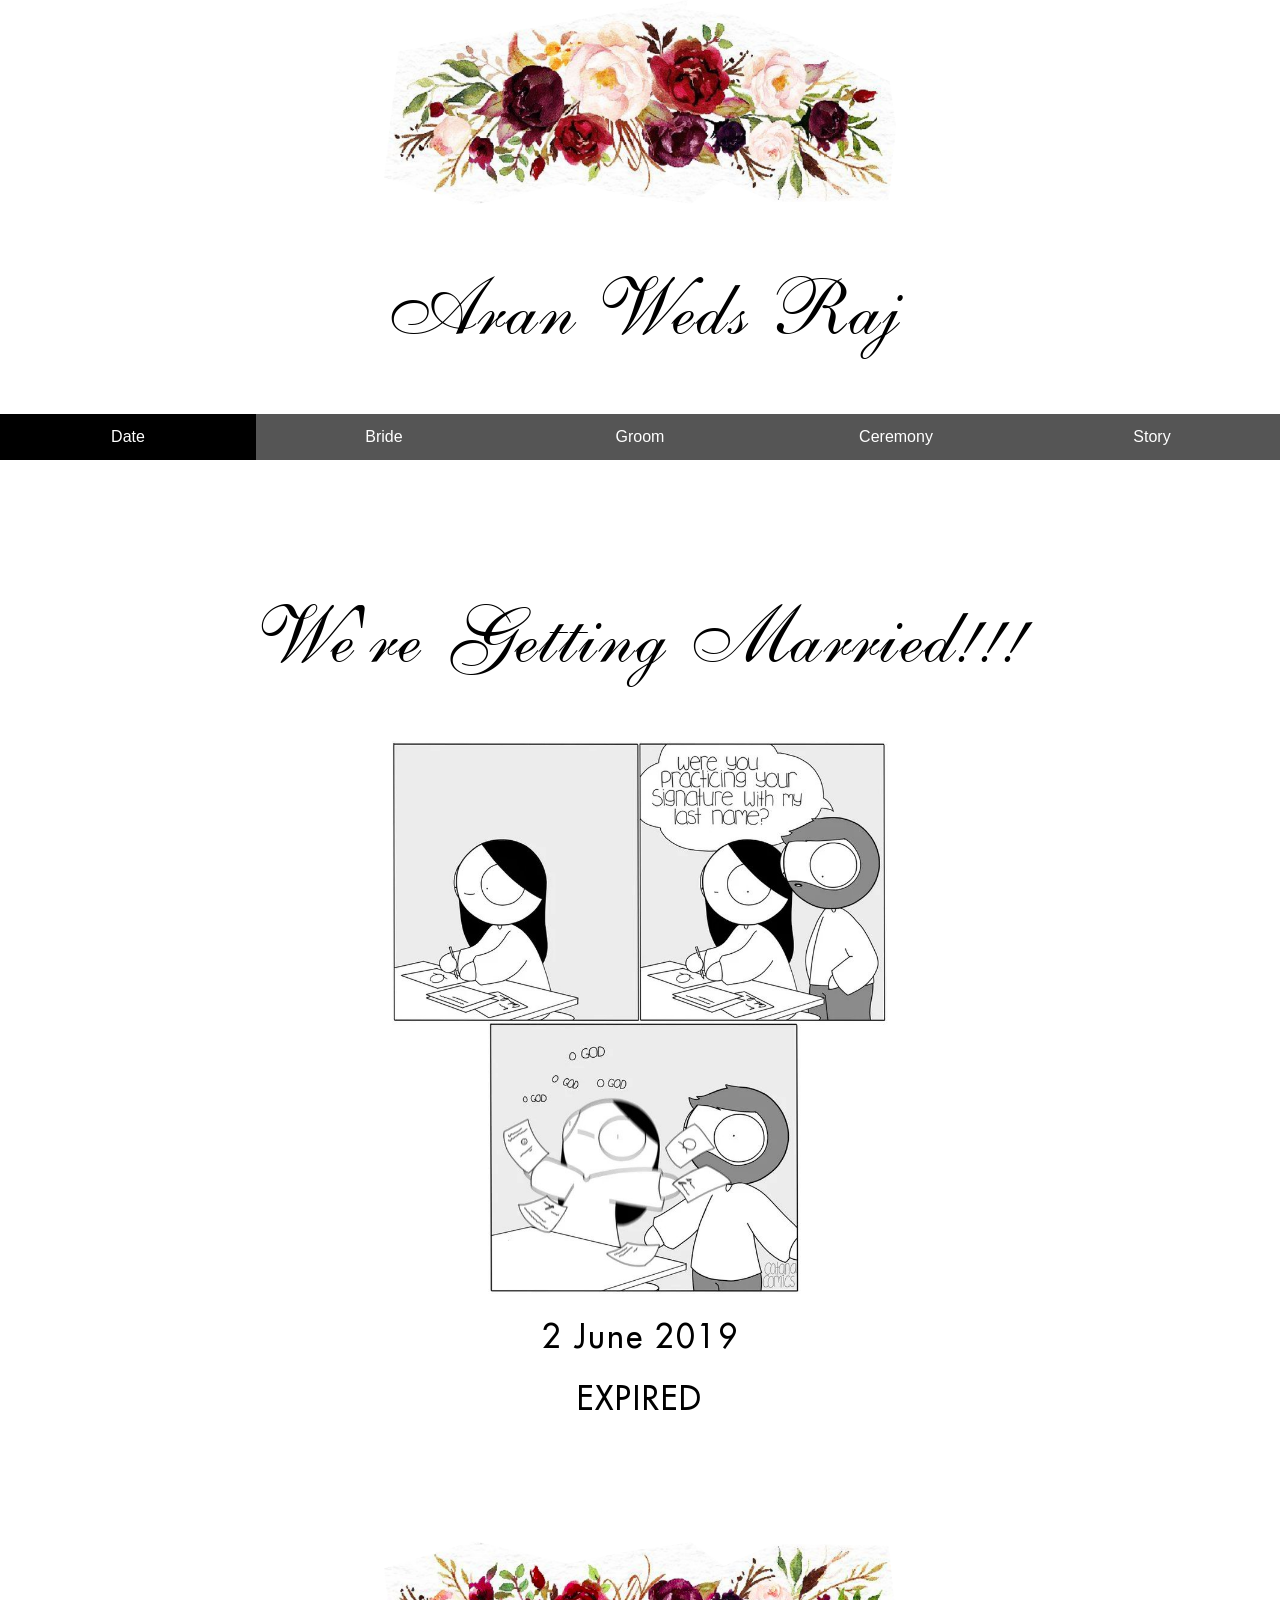
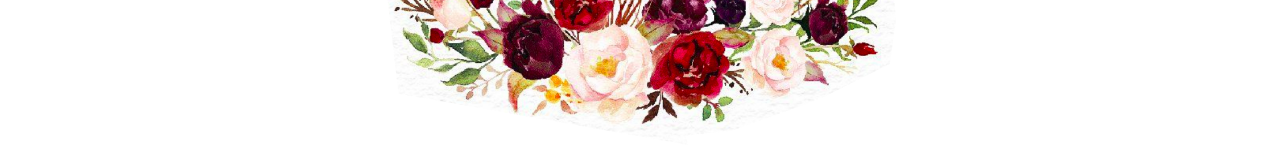
<file: index.html>
<!DOCTYPE html>
<html>
    <head>
        <link href="https://fonts.googleapis.com/css?family=Pacifico" rel="stylesheet">
        <link rel="stylesheet" href="main.css">
        <meta name="viewport" content="width=device-width, initial-scale=1.0, shrink-to-fit=no">
        <meta http-equiv="content-type" content="text/php; charset=utf-8" />
        <title>Aran Weds Raj</title>
<style>
* {box-sizing: border-box}

#Date {background-color: white;}
#Bride {background-color: white;}
#Groom {background-color: white;}
#Ceremony {background-color: white;}
#Story {background-color: white;}
</style>
</head>

<body>

      <header>
        <img src = "images/head_image.png"/>
        <h1  class="customfont1">Aran Weds Raj</h1>
      </header>


<button class="tablink" onclick="openPage('Date', this, 'black')" id="defaultOpen">Date</button>
<button class="tablink" onclick="openPage('Bride', this, 'black')">Bride</button>
<button class="tablink" onclick="openPage('Groom', this, 'black')">Groom</button>
<button class="tablink" onclick="openPage('Ceremony', this, 'black')">Ceremony</button>
<button class="tablink" onclick="openPage('Story', this, 'black')">Story</button>


<div id="Date" class="tabcontent">
            <br>
            <h1 class="customfont1">We're Getting Married!!!</h1>
            <img src = "images/std.jpg" />
            <h1 class="customfont2">2 June 2019</h1>
            <!-- Display the countdown timer in an element -->
            <h1  class="customfont2" id="demo"></h1>
</div>

<div id="Bride" class="tabcontent">
            <h1  class="customfont1"> Brides's Side </h1>
            <h1  class="customfont2"> Saturday 1 May - Sunday 2 June 2019 </h1>
            <h1  class="customfont2"> Key Places </h1>
            <iframe src="https://www.google.com/maps/d/u/0/embed?mid=1fyPNqFC1nzy4XbP0W7OoX2EgW_qG-lKO&z=10" width="640vw" height="480vw" align="middle"></iframe>
            <a href="https://drive.google.com/open?id=1fyPNqFC1nzy4XbP0W7OoX2EgW_qG-lKO&usp=sharing" align="center" target="_blank">
            <h1 class="customfont2">Map</h1>
            </a>
            <h1 class='customfont2'> Recommended hotels: </h1>
            <a href='https://www.premierinn.com/gb/en/hotels/england/west-midlands/wolverhampton/wolverhampton-city-centre.html?INNID=WOLBLU&ARRdd=22&ARRmm=04&ARRyyyy=2019&NIGHTS=1&ROOMS=1&ADULT1=2&CHILD1=0&COT1=0&INTTYP1=DB&SID=4&ISH=true&BRAND=PI&CID=GHF_GB_localuniversal_desktop_WOLBLU&gclsrc=ha&gclid=AA80Osxl-NTp97oq0oppYVdSnIycu8USxoaGDXiapSpfJ9sl5X5QUAE2SshlsUiIIqxy1Ni15PBIM2XgM6KwDgk84RtabynTv8YIKs4' align='center' target="_blank">
            <h1 class='customfont2'> Wolverhampton Premier Inn - close to town and gurdwara </h1>
            </a>
            <a href='https://www.accorhotels.com/gb/hotel-1188-novotel-wolverhampton/index.shtml' align='center' target="_blank">
            <h1 class='customfont2'> Novotel - Similar location to Premier Inn</h1>
            </a>
            <h1 class='customfont2'> There are other hotels off the motorway or in random parts of wolves,</h1> 
            <h1 class='customfont2'> The city isn't too big, the above are recommendations covering a range location, price and quality</h1>
            <h1 class='customfont2'> Not all hotels are created equally</h1>
            <h1 class='customfont2'> Uber exists in wolves, otherwise use 01902 717273 or 01902 727272</h1>
</div>

<div id="Groom" class="tabcontent">
            <h1  class="customfont1"> Groom's Side </h1>
            <!-- <img src = "images/civil.jpg"     width= "400vw"/>  -->
            <h1  class="customfont2"> Friday 31 May - Sunday 2 June 2019 </h1>
            <h1  class="customfont2"> Key Places </h1>
            <iframe src="https://www.google.com/maps/d/u/0/embed?mid=1CunT2tp8zAalbcD1Qwo5dlCDhgC2AzdA&z=10" width="640vw" height="480vw" align="middle"></iframe>
            <a href="https://drive.google.com/open?id=1CunT2tp8zAalbcD1Qwo5dlCDhgC2AzdA&usp=sharing" align="center" target="_blank">
            <h3 class="customfont2">Map</h3>
            </a>
            <h1 class='customfont2'> Recommended hotels: </h1>
            <a href="https://www.wyndhamhotels.com/en-uk/ramada/wolverhampton/ramada-resort-park-hall-wolverhampton/overview?brand_id=RA&checkInDate=5/31/2019&checkOutDate=6/3/2019&useWRPoints=false&children=0&adults=2&rooms=1&radius=25&referringBrand=RA&sessionId=1555794566" align="center" target="_blank">
            <h1 class="customfont2">Ramada Hotel - Close to Aran's with 'spa'</h1>
            </a>
            <a href='https://www.hotels-wolverhampton.com/' align='center' target="_blank">
            <h1 class='customfont2'> Goldthorn Hotel - Close to Aran's and town </h1>
            </a>
            <a href='https://www.premierinn.com/gb/en/hotels/england/west-midlands/wolverhampton/wolverhampton-city-centre.html?INNID=WOLBLU&ARRdd=22&ARRmm=04&ARRyyyy=2019&NIGHTS=1&ROOMS=1&ADULT1=2&CHILD1=0&COT1=0&INTTYP1=DB&SID=4&ISH=true&BRAND=PI&CID=GHF_GB_localuniversal_desktop_WOLBLU&gclsrc=ha&gclid=AA80Osxl-NTp97oq0oppYVdSnIycu8USxoaGDXiapSpfJ9sl5X5QUAE2SshlsUiIIqxy1Ni15PBIM2XgM6KwDgk84RtabynTv8YIKs4' align='center' target="_blank">
            <h1 class='customfont2'> Wolverhampton Premier Inn - close to town, preparty and gurdwara </h1>
            </a>
            <a href='https://www.accorhotels.com/gb/hotel-1188-novotel-wolverhampton/index.shtml' align='center' target="_blank">
            <h1 class='customfont2'> Novotel - Similar location to Premier Inn</h2>
            </a>
            <h1 class='customfont2'> There are other hotels off the motorway or in random parts of wolves,</h1> 
            <h1 class='customfont2'> The city isn't too big, the above are recommendations covering a range location, price and quality</h1>
            <h1 class='customfont2'> Not all hotels are created equally</h1>
            <h1 class='customfont2'> Uber exists in wolves, otherwise use 01902 717273 or 01902 727272</h1>
</div>




<div id="Ceremony" class="tabcontent">
  <h1  class="customfont1"> Ceremony </h1>
  <h1 class='customfont3'> Courtesy of Sodhi, your guide to a sikh wedding</h1>
  <a href='./RajUppal-AnandKaraj.pdf' align='center' target="_blank">
  <h1 class='customfont3'> The guide(not for printing)</h1>
  </a>
  <h1  class="customfont3"> The Gurdwara is an inclusive, welcoming space but there are a few rules: </h1>
  <h1 class='customfont3'>
  <ol>
  <li>You must cover your head at all times: males usually tie a coloured bandana and females usually wear a scarf over their heads. </li>
  <li>Upon entering a gurdwara remove your shoes and put them in shoe racks (you may keep your socks on).</li>
  <li>Being intoxicated and the possession of intoxicants (including cigarettes) is strictly forbidden inside the Gurdwara. </li>
  </ol>
  </h1>
  <h1 class='customfont3'> Other things to be aware of:</h1>
  <h1 class='customfont3'> 
  <ol>
  <li>When people enter the Darbar the first thing they do is pay their respects to the Guru Granth Sahib – the scriptural Guru. It contains divine revelation and the scripture in its entirety has the full status of the Guru. It will be on a throne, covered in the finest fabrics with a canopy above it. Sikhs will matha-tek – (literally ‘place forehead’ i.e. kowtow) – in front of it and make a monetary offering in the box before it. </li> 
<li>If you’re a non-Sikh, don’t worry about bowing or the monetary donation, but if you would like to do either you’re very welcome to. </li>  
<li>Like a church service, there will be a mixture of standing and seating. For most of the service, you will be seated, apart from the Ardaas. Stand when everybody else around you stands and you’ll be fine. The Ardaas lasts for between five and ten minutes. At various intervals during it the congregation will say VaheGuru – the name of God. </li>
  <li>Men and women sit on separate sides of the aisle in a Gurdwara in the West. This gender segregation stems from the colonial era and is an effect of the British trying to make Gurdwaras like churches with an altar at the back. If you go to pre-British Raj Gurdwaras in India the Guru Granth Sahib is in the centre of the Darbar with families sitting together all around it. One way of showing respect in South Asian cultures is circumambulation, which you’ll see in the main part of the wedding ceremony.</li>
  <li>You will be sitting on the floor for around an hour, if not a little longer. For this reason, it is advisable not to wear something too tight fitting. Most people sit cross-legged. In any case, you shouldn’t point your feet towards the Guru Granth Sahib at the front. </li>
  <li>At the end of the service, people will come around distributing Karah Prashad – a sweet foodstuff made of three equal parts: flour, butter and sugar. It is blessed during the final Ardaas. Individuals, while remaining seated, will cup their hands and the Prashad will be dropped into it. You should take some, though you can indicate that you only want a small amount. Karah Prashad isn’t vegan, so if you are vegan you can hand yours over to somebody else. </li>

  </ol>
  </h1>
</div>

<div id="Story" class="tabcontent">
            <img src = "images/us1.jpg"     width= "200vw"/>
            <h1  class="customfont1"> "You're the tall kingdom I surround </h2>
            <h1  class="customfont1"> Think I'd better follow you around </h2>
            <h1  class="customfont1"> You might need me more</h2>
            <h1  class="customfont1"> Than you think you will" </h2>
            <img src = "images/image1.png"   width= "200vw"/>
</div>
      <footer>
        <img src = "images/foot_image.png"/>
      </footer>
   
</body>
</html> 

<script>
function openPage(pageName,elmnt,color) {
  var i, tabcontent, tablinks;
  tabcontent = document.getElementsByClassName("tabcontent");
  for (i = 0; i < tabcontent.length; i++) {
    tabcontent[i].style.display = "none";
  }
  tablinks = document.getElementsByClassName("tablink");
  for (i = 0; i < tablinks.length; i++) {
    tablinks[i].style.backgroundColor = "";
  }
  document.getElementById(pageName).style.display = "block";
  elmnt.style.backgroundColor = color;
}

// Get the element with id="defaultOpen" and click on it
document.getElementById("defaultOpen").click();
</script>

<script>
// Set the date we're counting down to
var countDownDate = new Date("June 2, 2019 09:00:00").getTime();

// Update the count down every 1 second
var x = setInterval(function() {

  // Get todays date and time
  var now = new Date().getTime();

  // Find the distance between now an the count down date
  var distance = countDownDate - now;

  // Time calculations for days, hours, minutes and seconds
  var days = Math.floor(distance / (1000 * 60 * 60 * 24));
  var hours = Math.floor((distance % (1000 * 60 * 60 * 24)) / (1000 * 60 * 60));
  var minutes = Math.floor((distance % (1000 * 60 * 60)) / (1000 * 60));
  var seconds = Math.floor((distance % (1000 * 60)) / 1000);

  // Display the result in the element with id="demo"
  document.getElementById("demo").innerHTML = days + "d " + hours + "h "
  + minutes + "m " + seconds + "s ";

  // If the count down is finished, write some text
  if (distance < 0) {
    clearInterval(x);
    document.getElementById("demo").innerHTML = "EXPIRED";
  }
}, 1000);
</script>
</file>
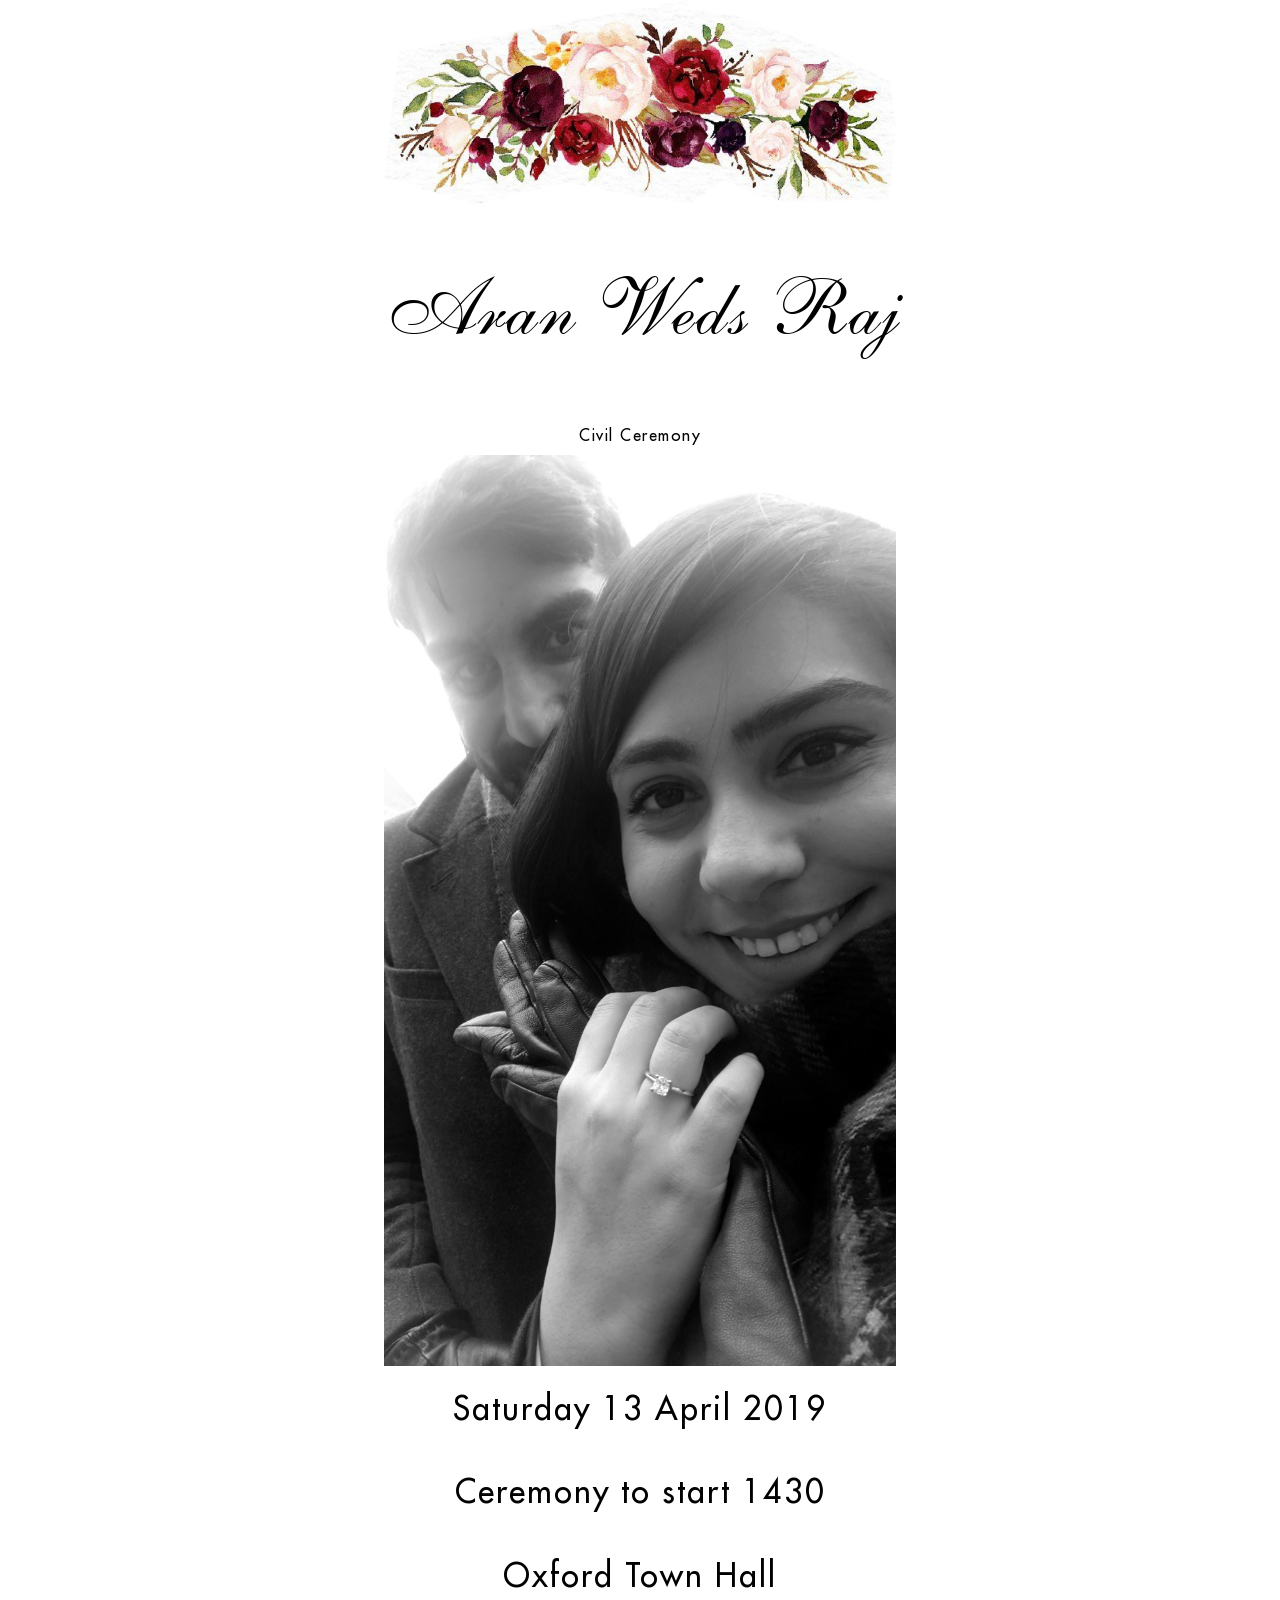
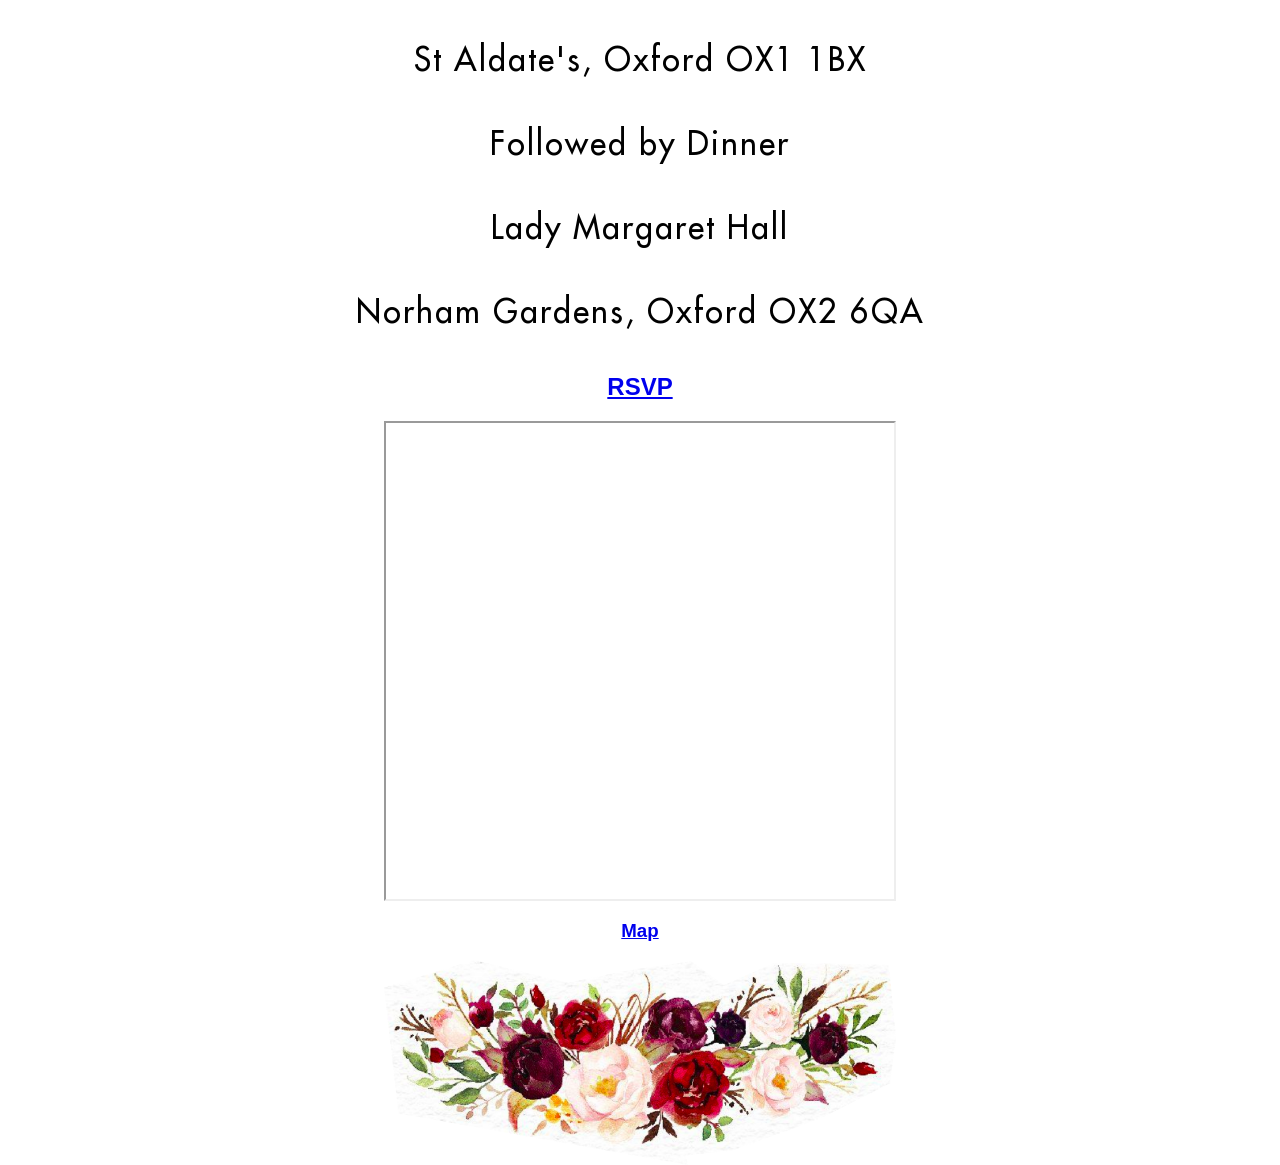
<file: civil.html>
<!DOCTYPE html>

<html class="bg2">
    <head>
            <link href="https://fonts.googleapis.com/css?family=Pacifico" rel="stylesheet">
        <link rel="stylesheet" href="main.css">
        <meta name="viewport" content="width=device-width, initial-scale=1.0, user-scalable=no"">
        <meta http-equiv="content-type" content="text/php; charset=utf-8" />
        <title>Aran Weds Raj</title>
    </head>

    <body>
      <header>
        <img src = "images/head_image.png"/>
        <h1 class="customfont1">Aran Weds Raj</h1>
      </header>
      <main>
        <div class="picture-container">
            <h1  class="customfont3"> Civil Ceremony </h1>
            <img src = "images/civil.jpg"     width= "400vw"/>
            <h1  class="customfont2"> Saturday 13 April 2019 </h1>
            <h1  class="customfont2"> Ceremony to start 1430 </h1>
            <h1  class="customfont2"> Oxford Town Hall </h1>
            <h1  class="customfont2"> St Aldate's, Oxford OX1 1BX </h1>
            <h1  class="customfont2"> Followed by Dinner </h1>
            <h1  class="customfont2"> Lady Margaret Hall</h1>
            <h1  class="customfont2"> Norham Gardens, Oxford OX2 6QA </h1>
            <a href="rsvp.html" align="center">
            <h2 class="customfont1">RSVP</h2>
            </a>
            <iframe src="https://www.google.com/maps/d/u/0/embed?mid=1R-TNU0IWk9xOLrMr3iEERFZ27U3tLJyw" width="640" height="480"></iframe>
            <a href="https://drive.google.com/open?id=1R-TNU0IWk9xOLrMr3iEERFZ27U3tLJyw&usp=sharing" align="center">
            <h3 class="customfont2">Map</h3>
            </a>
        </div>
      </main>
    </body>
    <footer>
      <img src = "images/foot_image.png"/>
    </footer>
</html>
</file>
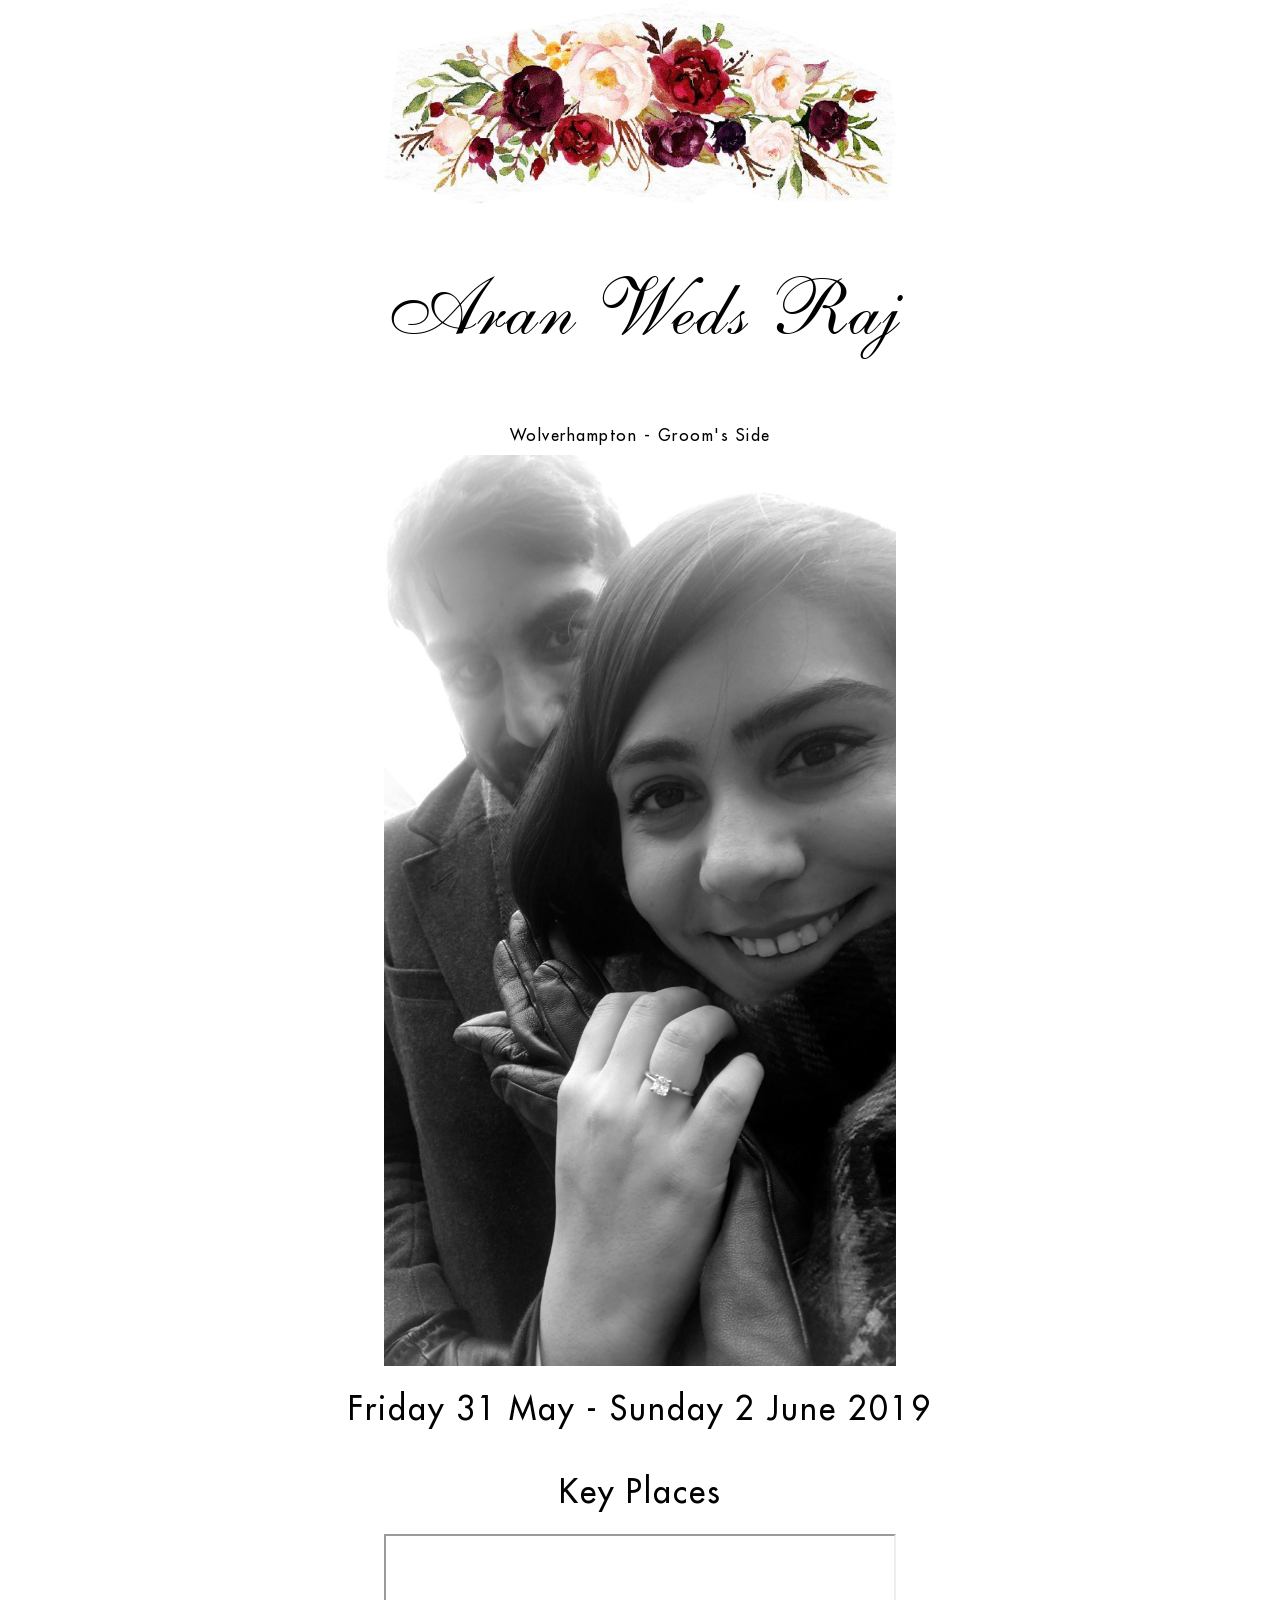
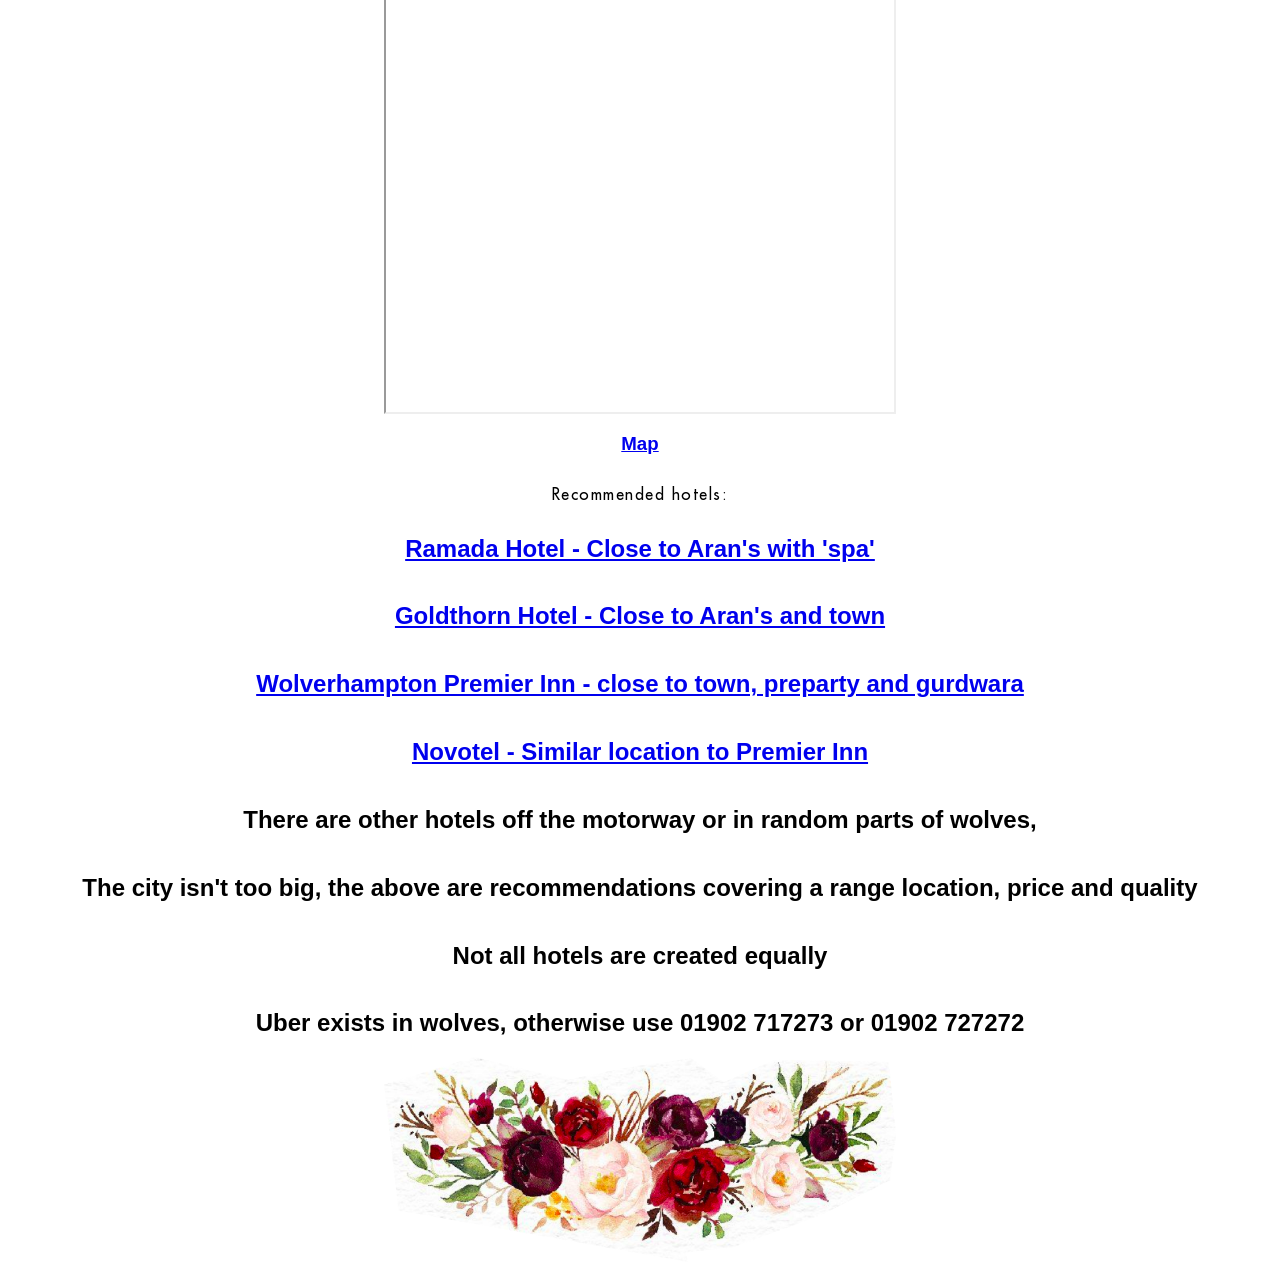
<file: hotels.html>
<!DOCTYPE html>

<html class="bg2">
    <head>
            <link href="https://fonts.googleapis.com/css?family=Pacifico" rel="stylesheet">
        <link rel="stylesheet" href="main.css">
        <meta name="viewport" content="width=device-width, initial-scale=1.0, user-scalable=no"">
        <meta http-equiv="content-type" content="text/php; charset=utf-8" />
        <title>Aran Weds Raj</title>
    </head>

    <body>
      <header>
        <img src = "images/head_image.png"/>
        <h1 class="customfont1">Aran Weds Raj</h1>
      </header>
      <main>
        <div class="picture-container">
            <h1  class="customfont3"> Wolverhampton - Groom's Side </h1>
            <img src = "images/civil.jpg"     width= "400vw"/>
            <h1  class="customfont2"> Friday 31 May - Sunday 2 June 2019 </h1>
            <h1  class="customfont2"> Key Places </h1>
            <iframe src="https://www.google.com/maps/d/u/0/embed?mid=1CunT2tp8zAalbcD1Qwo5dlCDhgC2AzdA" width="640" height="480"></iframe>
            <a href="https://drive.google.com/open?id=1CunT2tp8zAalbcD1Qwo5dlCDhgC2AzdA&usp=sharing" align="center" target="_blank">
            <h3 class="customfont2">Map</h3>
            </a>
            <h1 class='customfont3'> Recommended hotels: </h1>
            <a href="https://www.wyndhamhotels.com/en-uk/ramada/wolverhampton/ramada-resort-park-hall-wolverhampton/overview?brand_id=RA&checkInDate=5/31/2019&checkOutDate=6/3/2019&useWRPoints=false&children=0&adults=2&rooms=1&radius=25&referringBrand=RA&sessionId=1555794566" align="center" target="_blank">
            <h2 class="customfont2">Ramada Hotel - Close to Aran's with 'spa'</h2>
            </a>
            <a href='https://www.hotels-wolverhampton.com/' align='center' target="_blank">
            <h2 class='customfont2'> Goldthorn Hotel - Close to Aran's and town </h2>
            </a>
            <a href='https://www.premierinn.com/gb/en/hotels/england/west-midlands/wolverhampton/wolverhampton-city-centre.html?INNID=WOLBLU&ARRdd=22&ARRmm=04&ARRyyyy=2019&NIGHTS=1&ROOMS=1&ADULT1=2&CHILD1=0&COT1=0&INTTYP1=DB&SID=4&ISH=true&BRAND=PI&CID=GHF_GB_localuniversal_desktop_WOLBLU&gclsrc=ha&gclid=AA80Osxl-NTp97oq0oppYVdSnIycu8USxoaGDXiapSpfJ9sl5X5QUAE2SshlsUiIIqxy1Ni15PBIM2XgM6KwDgk84RtabynTv8YIKs4' align='center' target="_blank">
            <h2 class='customfont2'> Wolverhampton Premier Inn - close to town, preparty and gurdwara </h2>
            </a>
            <a href='https://www.accorhotels.com/gb/hotel-1188-novotel-wolverhampton/index.shtml' align='center' target="_blank">
            <h2 class='customfont2'> Novotel - Similar location to Premier Inn</h2>
            </a>
            <h2 class='customfont2'> There are other hotels off the motorway or in random parts of wolves,</h2> 
            <h2 class='customfont2'> The city isn't too big, the above are recommendations covering a range location, price and quality</h2>
            <h2 class='customfont2'> Not all hotels are created equally</h2>
            <h2 class='customfont2'> Uber exists in wolves, otherwise use 01902 717273 or 01902 727272</h2>
        </div>
      </main>
    </body>
    <footer>
      <img src = "images/foot_image.png"/>
    </footer>
</html>
</file>
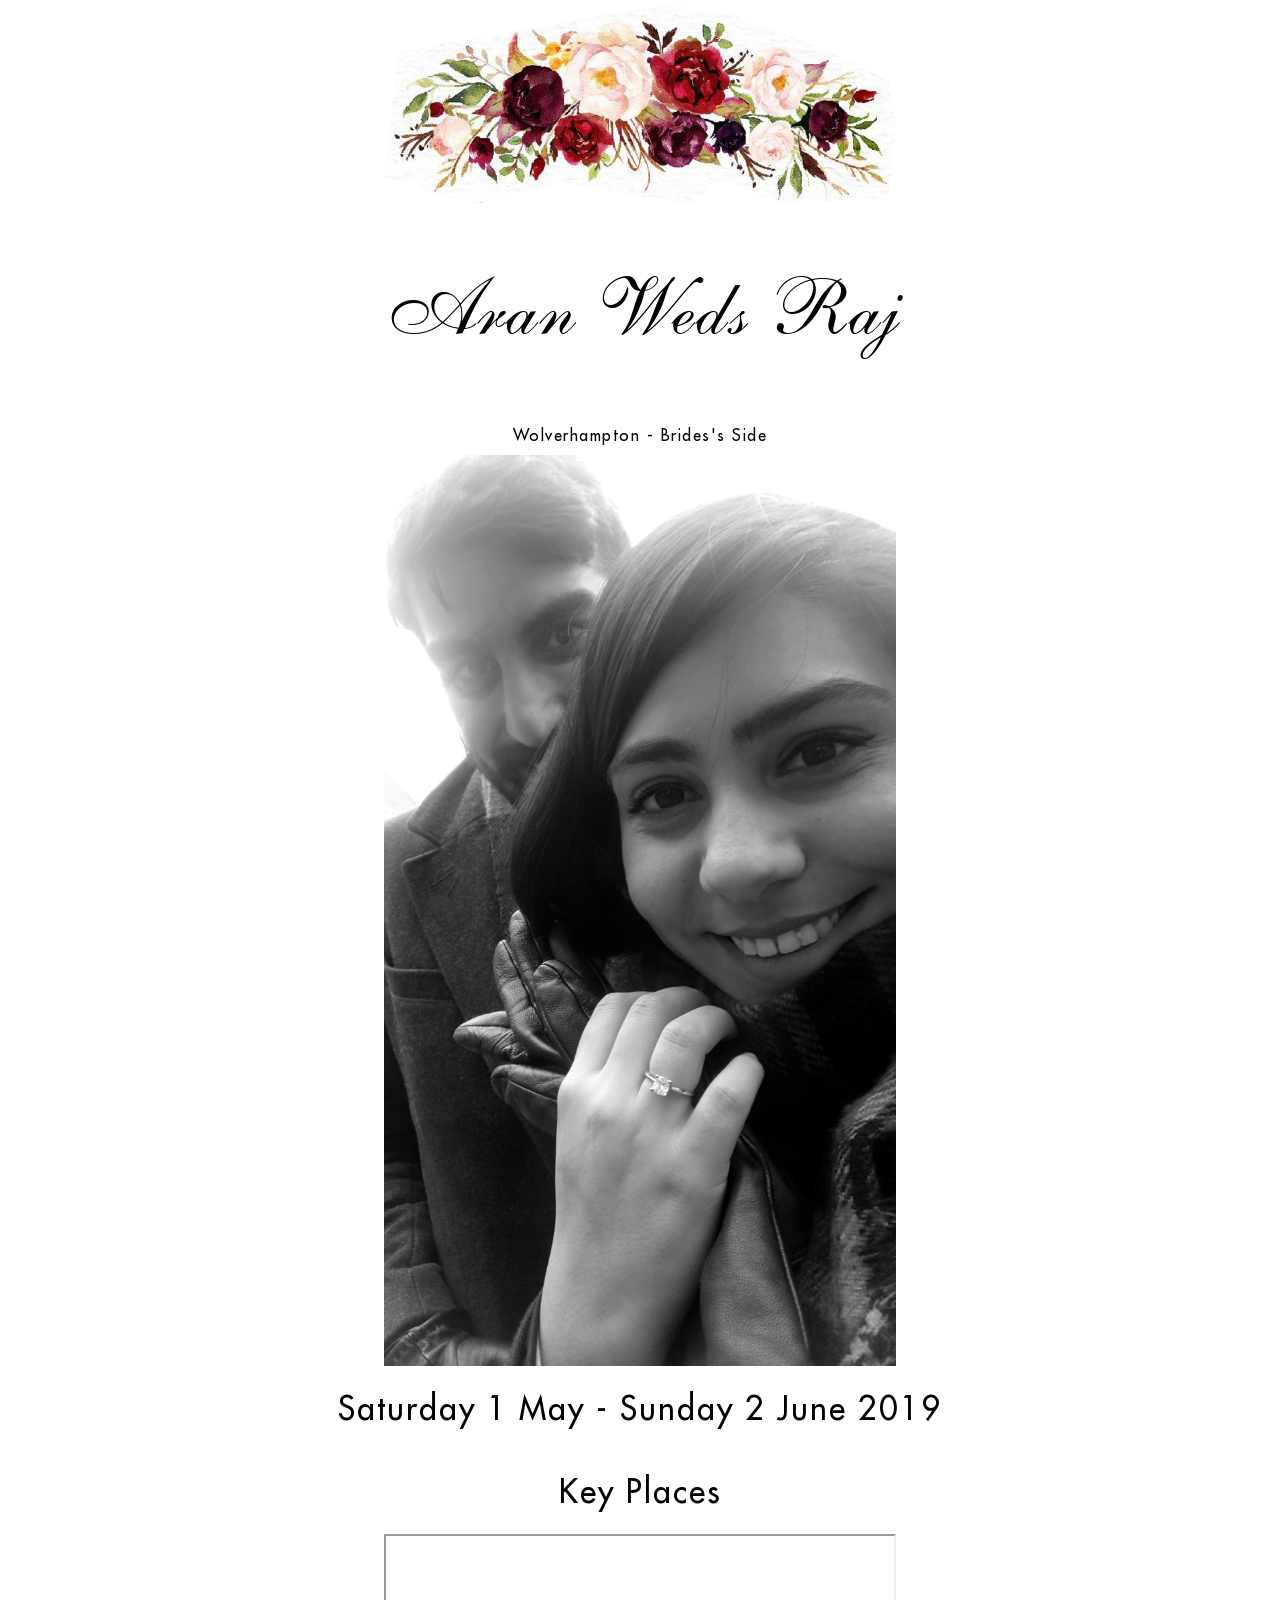
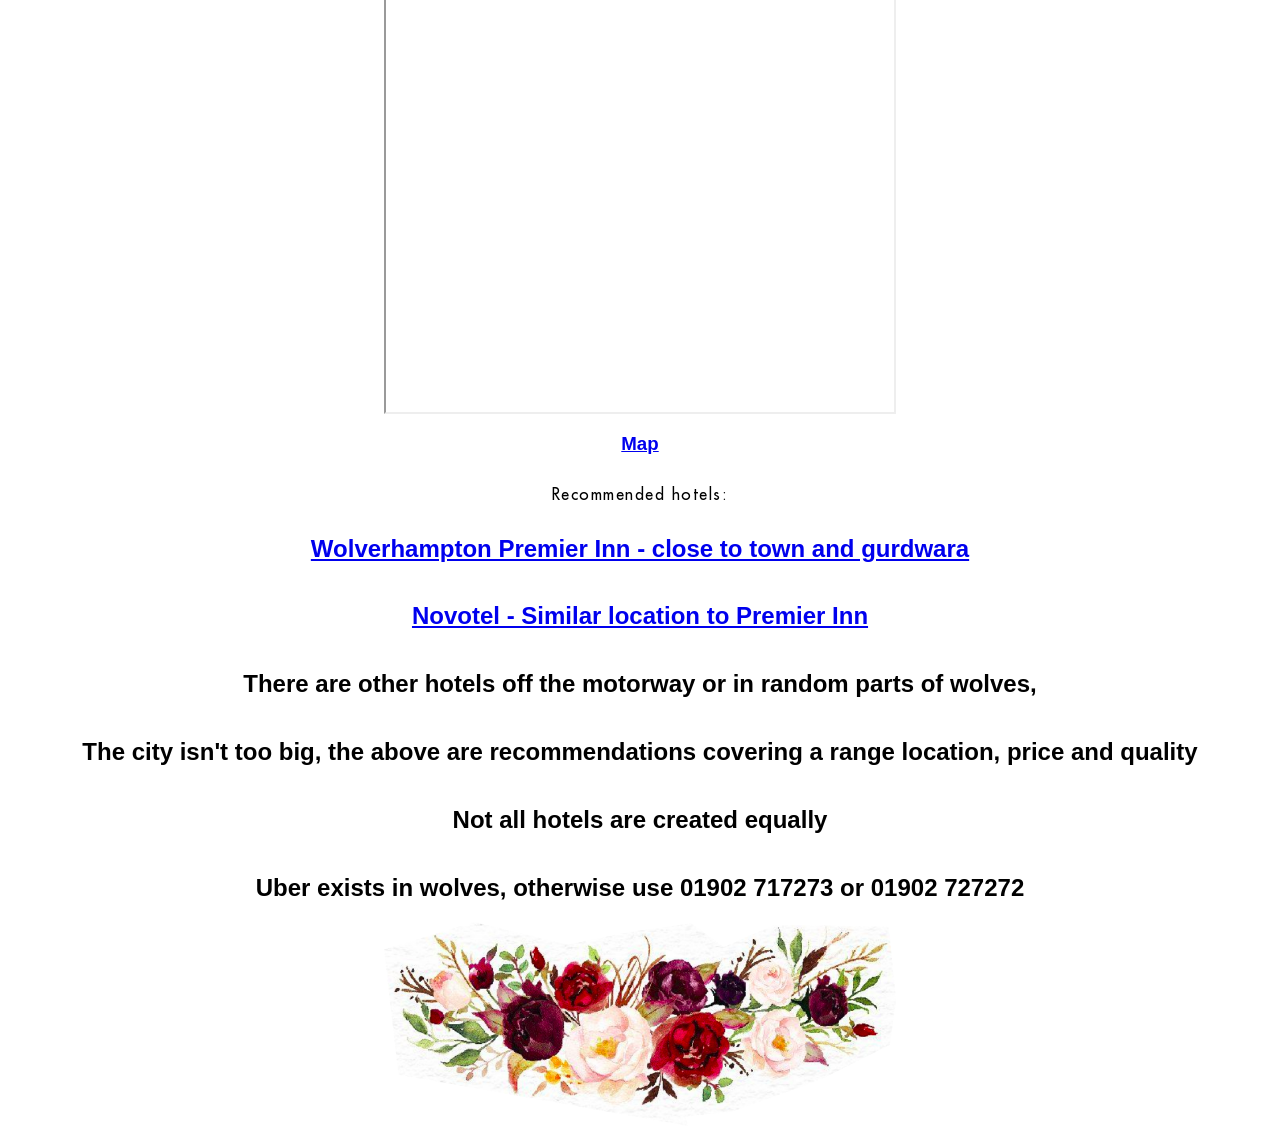
<file: hotels_r.html>
<!DOCTYPE html>

<html class="bg2">
    <head>
            <link href="https://fonts.googleapis.com/css?family=Pacifico" rel="stylesheet">
        <link rel="stylesheet" href="main.css">
        <meta name="viewport" content="width=device-width, initial-scale=1.0, user-scalable=no"">
        <meta http-equiv="content-type" content="text/php; charset=utf-8" />
        <title>Aran Weds Raj</title>
    </head>

    <body>
      <header>
        <img src = "images/head_image.png"/>
        <h1 class="customfont1">Aran Weds Raj</h1>
      </header>
      <main>
        <div class="picture-container">
            <h1  class="customfont3"> Wolverhampton - Brides's Side </h1>
            <img src = "images/civil.jpg"     width= "400vw"/>
            <h1  class="customfont2"> Saturday 1 May - Sunday 2 June 2019 </h1>
            <h1  class="customfont2"> Key Places </h1>
            <iframe src="https://www.google.com/maps/d/u/0/embed?mid=1CunT2tp8zAalbcD1Qwo5dlCDhgC2AzdA" width="640" height="480"></iframe>
            <a href="https://drive.google.com/open?id=1CunT2tp8zAalbcD1Qwo5dlCDhgC2AzdA&usp=sharing" align="center" target="_blank">
            <h3 class="customfont2">Map</h3>
            </a>
            <h1 class='customfont3'> Recommended hotels: </h1>
            <a href='https://www.premierinn.com/gb/en/hotels/england/west-midlands/wolverhampton/wolverhampton-city-centre.html?INNID=WOLBLU&ARRdd=22&ARRmm=04&ARRyyyy=2019&NIGHTS=1&ROOMS=1&ADULT1=2&CHILD1=0&COT1=0&INTTYP1=DB&SID=4&ISH=true&BRAND=PI&CID=GHF_GB_localuniversal_desktop_WOLBLU&gclsrc=ha&gclid=AA80Osxl-NTp97oq0oppYVdSnIycu8USxoaGDXiapSpfJ9sl5X5QUAE2SshlsUiIIqxy1Ni15PBIM2XgM6KwDgk84RtabynTv8YIKs4' align='center' target="_blank">
            <h2 class='customfont2'> Wolverhampton Premier Inn - close to town and gurdwara </h2>
            </a>
            <a href='https://www.accorhotels.com/gb/hotel-1188-novotel-wolverhampton/index.shtml' align='center' target="_blank">
            <h2 class='customfont2'> Novotel - Similar location to Premier Inn</h2>
            </a>
            <h2 class='customfont2'> There are other hotels off the motorway or in random parts of wolves,</h2> 
            <h2 class='customfont2'> The city isn't too big, the above are recommendations covering a range location, price and quality</h2>
            <h2 class='customfont2'> Not all hotels are created equally</h2>
            <h2 class='customfont2'> Uber exists in wolves, otherwise use 01902 717273 or 01902 727272</h2>
        </div>
      </main>
    </body>
    <footer>
      <img src = "images/foot_image.png"/>
    </footer>
</html>
</file>
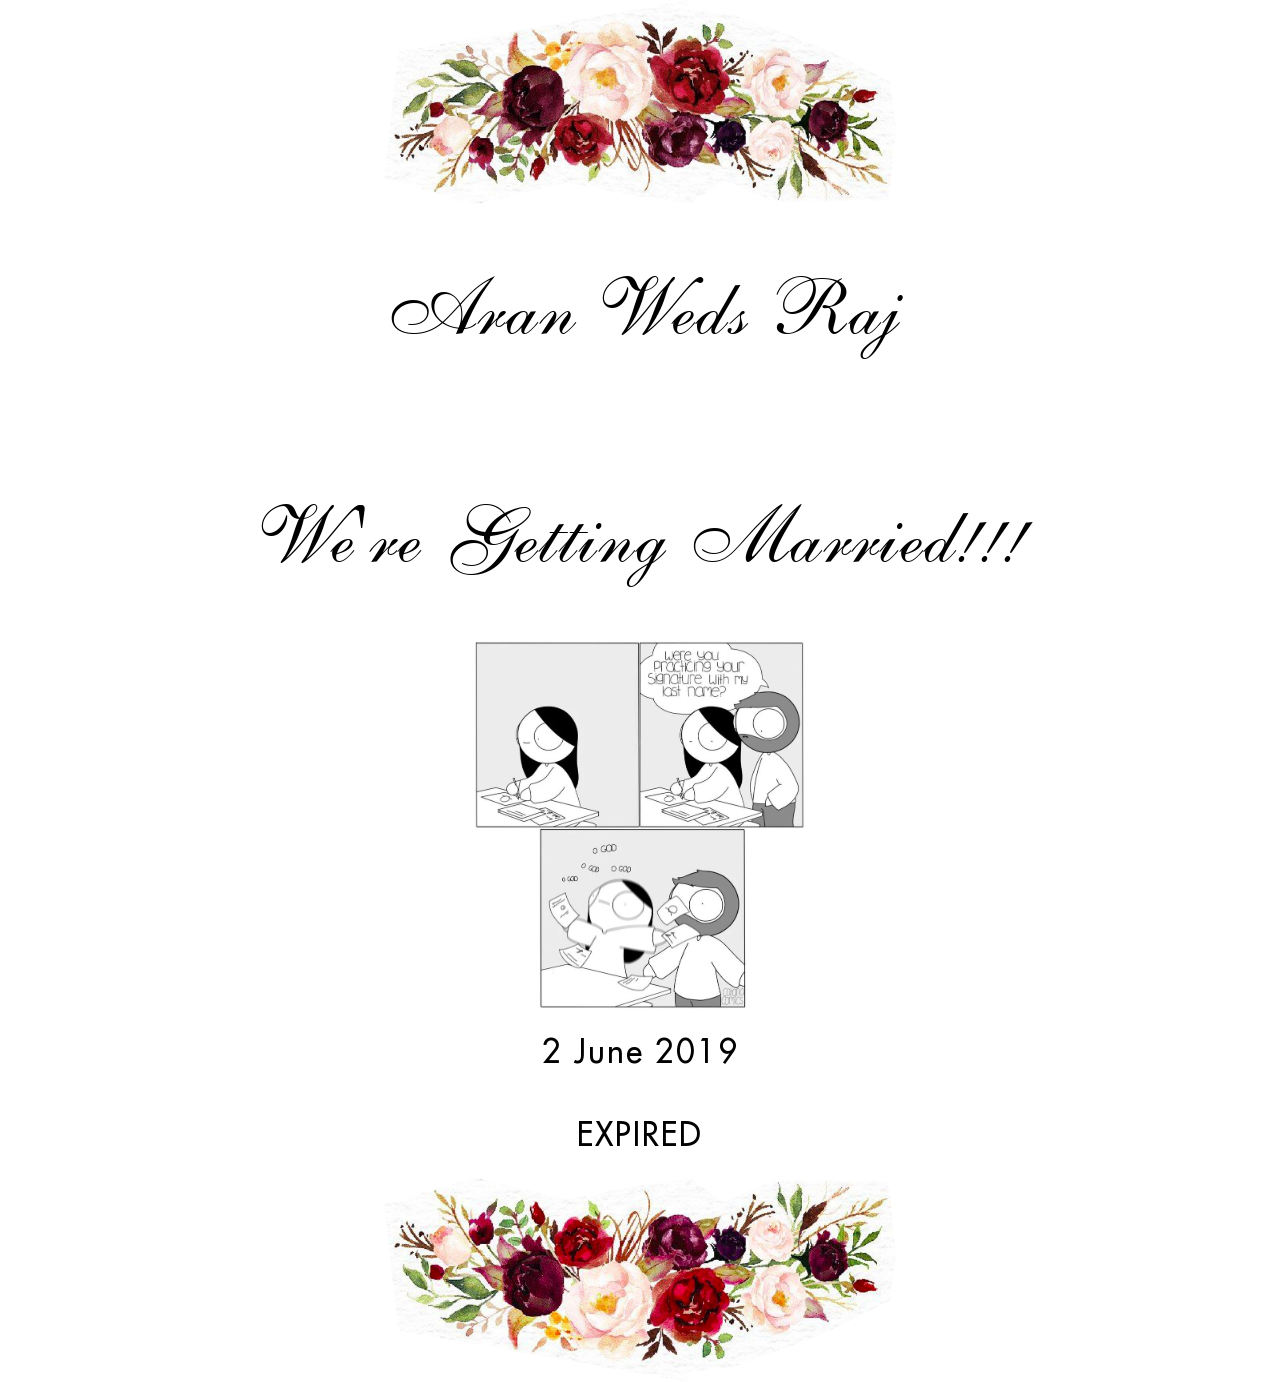
<file: old_index.html>
<!DOCTYPE html>

<html>
    <head>
        <link href="https://fonts.googleapis.com/css?family=Pacifico" rel="stylesheet">
        <link rel="stylesheet" href="main.css">
        <meta name="viewport" content="width=device-width, initial-scale=1.0, user-scalable=no"">
        <meta http-equiv="content-type" content="text/php; charset=utf-8" />
        <title>Aran Weds Raj</title>
    </head>

    <body>
      <header>
        <img src = "images/head_image.png"/>
        <h1 class="customfont1"> Aran Weds Raj</h1>
      </header>
      <main>
        <div class="picture-container">
            <br>
            <h1 class="customfont1">We're Getting Married!!!</h1>
          </div>
          <div class="picture-container">
            <a href="story.html" align="center">
            <img src = "images/std.jpg" />
            <div class="overlay"> See more </div>
            </a>
          </div>
          <div class="picture-container">
            <h1 class="customfont2">2 June 2019</h1>
            <!-- Display the countdown timer in an element -->
            <h1  class="customfont2" id="demo"></h1>
        </div>
      </main>
      <footer>
        <img src = "images/foot_image.png"/>
      </footer>
    </body>

</html>

<script src="//www.powr.io/powr.js?external-type=html"></script>

<script>
// Set the date we're counting down to
var countDownDate = new Date("June 2, 2019 09:00:00").getTime();

// Update the count down every 1 second
var x = setInterval(function() {

  // Get todays date and time
  var now = new Date().getTime();

  // Find the distance between now an the count down date
  var distance = countDownDate - now;

  // Time calculations for days, hours, minutes and seconds
  var days = Math.floor(distance / (1000 * 60 * 60 * 24));
  var hours = Math.floor((distance % (1000 * 60 * 60 * 24)) / (1000 * 60 * 60));
  var minutes = Math.floor((distance % (1000 * 60 * 60)) / (1000 * 60));
  var seconds = Math.floor((distance % (1000 * 60)) / 1000);

  // Display the result in the element with id="demo"
  document.getElementById("demo").innerHTML = days + "d " + hours + "h "
  + minutes + "m " + seconds + "s ";

  // If the count down is finished, write some text
  if (distance < 0) {
    clearInterval(x);
    document.getElementById("demo").innerHTML = "EXPIRED";
  }
}, 1000);
</script>
</file>
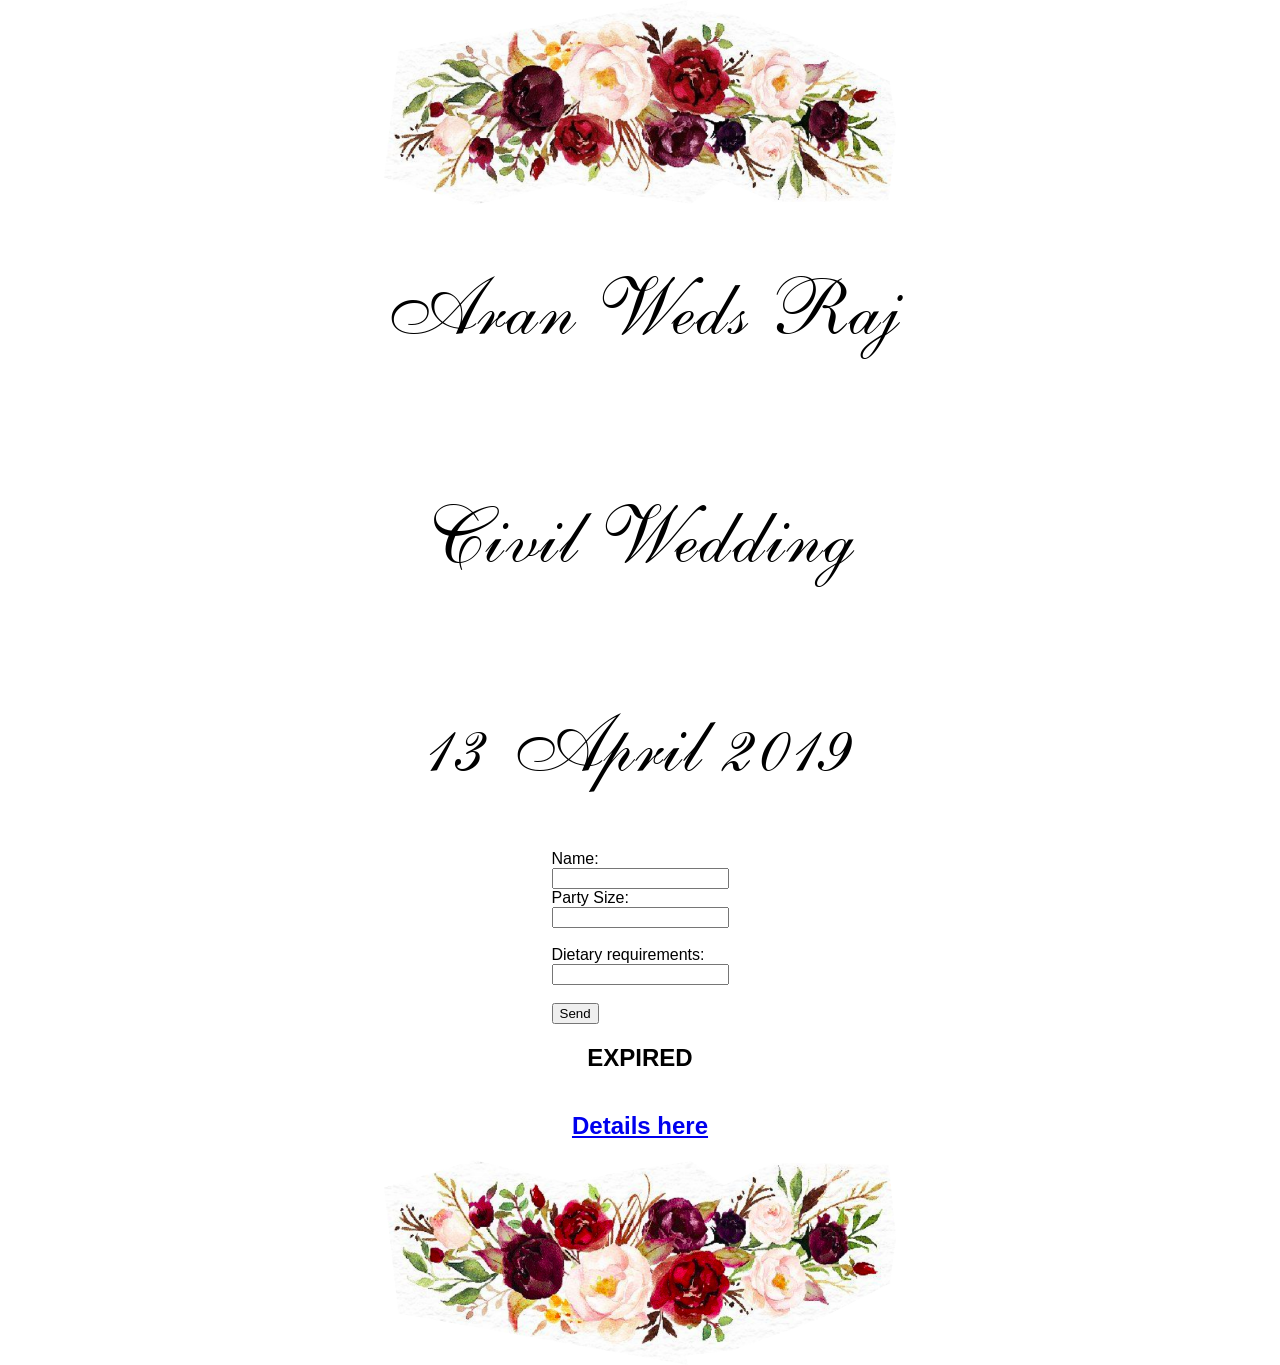
<file: rsvp.html>
<!DOCTYPE html>


<html class="bg2">
    <head>
        <link href="https://fonts.googleapis.com/css?family=Pacifico" rel="stylesheet">
        <link rel="stylesheet" href="main.css">
        <meta name="viewport" content="width=device-width, initial-scale=1.0, user-scalable=no"">
        <meta http-equiv="content-type" content="text/php; charset=utf-8" />
        <title>Aran Weds Raj</title>
    </head>

    <body>
      <header>
        <img src = "images/head_image.png"/>
        <h1  class="customfont1">Aran Weds Raj</h1>
      </header>
      <main>
        <div class="picture-container">
            <br>
            <h1 class="customfont1">Civil Wedding</h1>
            <h1 class="customfont1">13 April 2019</h1>
            <!--add submit bar here--->
            <form method = "POST" action = "https://formspree.io/aranwedsraj@gmail.com">
             <td valign="top">
               Name:<br>
               <input type="text" name="name" ><br>
               Party Size:<br>
               <input type="text" name="party" ><br><br>
               Dietary requirements:<br>
               <input type="text" name="requirements" ><br><br>
               <input type="submit" value="Send">
            </form>
            <!-- Display the countdown timer in an element -->
            <h2  class="customfont2" id="demo"></h2>
            <a href="civil.html" align="center">
            <h2 class="customfont1">Details here</h2>
            </a>
        </div>
      </main>
      <footer>
        <img src = "images/foot_image.png"/>
      </footer>
    </body>

<?php
if( isset($_POST['name'] ) && isset( $_POST['party'] ) && isset($_POST['requirements']) )
{
    $txt= $_POST['name'].' - '.$_POST['party'].' - '.$_POST['requirements'] . PHP_EOL;
    file_put_contents('fields.txt', $txt, FILE_APPEND);
}
?>

</html>

<script src="//www.powr.io/powr.js?external-type=html"></script>

<script>
// Set the date we're counting down to
var countDownDate = new Date("April 13, 2019 14:30:00").getTime();

// Update the count down every 1 second
var x = setInterval(function() {

  // Get todays date and time
  var now = new Date().getTime();

  // Find the distance between now an the count down date
  var distance = countDownDate - now;

  // Time calculations for days, hours, minutes and seconds
  var days = Math.floor(distance / (1000 * 60 * 60 * 24));
  var hours = Math.floor((distance % (1000 * 60 * 60 * 24)) / (1000 * 60 * 60));
  var minutes = Math.floor((distance % (1000 * 60 * 60)) / (1000 * 60));
  var seconds = Math.floor((distance % (1000 * 60)) / 1000);

  // Display the result in the element with id="demo"
  document.getElementById("demo").innerHTML = days + "d " + hours + "h "
  + minutes + "m " + seconds + "s ";

  // If the count down is finished, write some text
  if (distance < 0) {
    clearInterval(x);
    document.getElementById("demo").innerHTML = "EXPIRED";
  }
}, 1000);
</script>
</file>
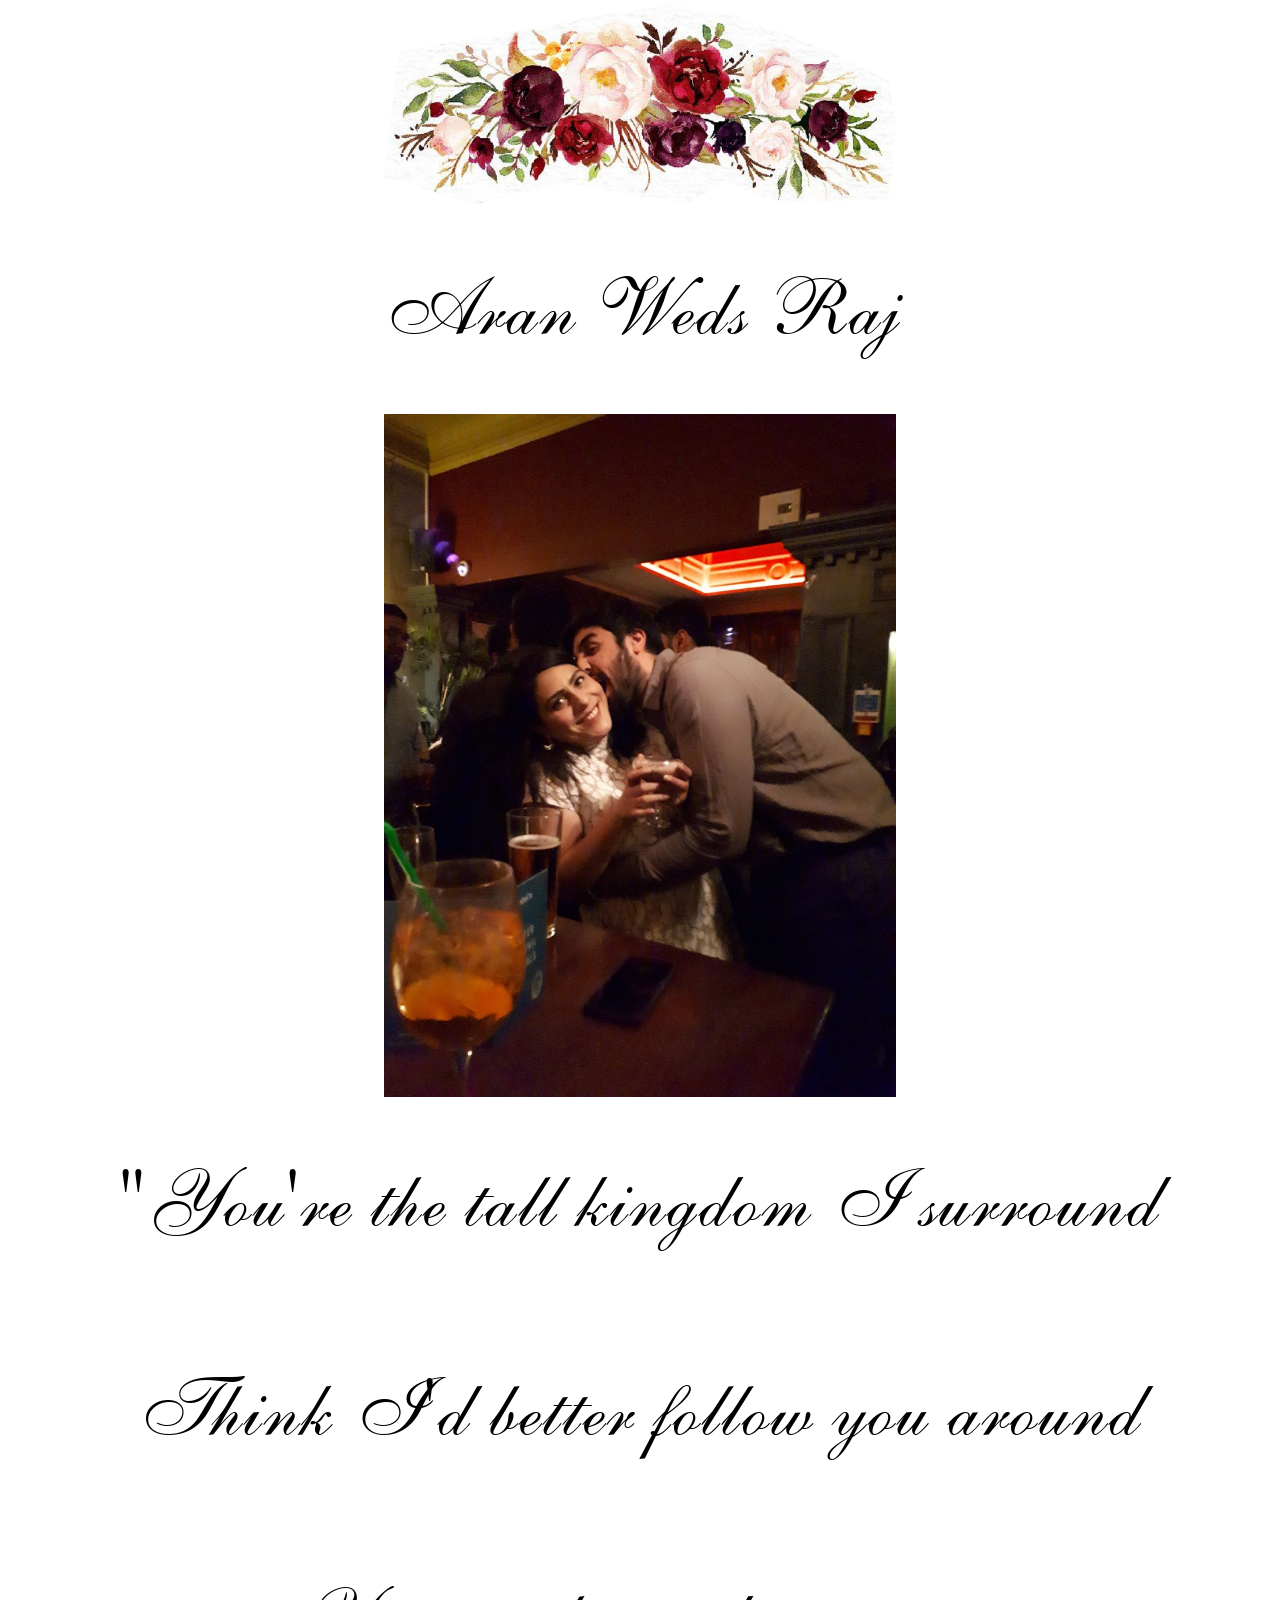
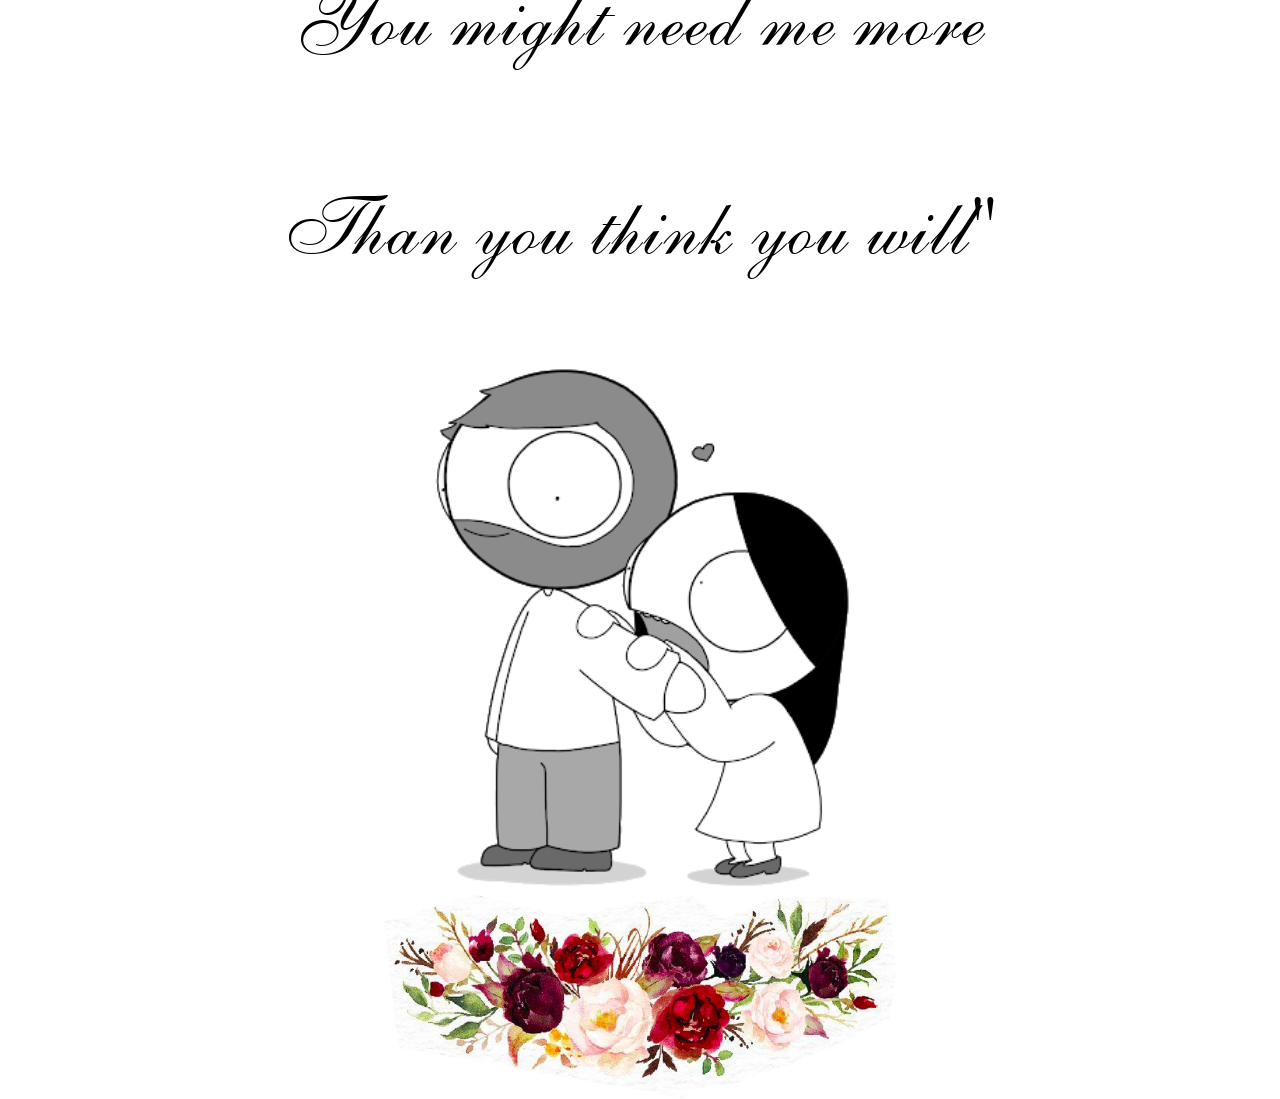
<file: story.html>
<!DOCTYPE html>

<html class="bg2">
    <head>
            <link href="https://fonts.googleapis.com/css?family=Pacifico" rel="stylesheet">
        <link rel="stylesheet" href="main.css">
        <meta name="viewport" content="width=device-width, initial-scale=1.0, user-scalable=no"">
        <meta http-equiv="content-type" content="text/php; charset=utf-8" />
        <title>Aran Weds Raj</title>
    </head>

    <body>
      <header>
        <img src = "images/head_image.png"/>
        <h1  class="customfont1">Aran Weds Raj</h1>
      </header>
      <main>
        <div class="picture-container">
            <img src = "images/us1.jpg"     width= "200vw"/>
            <h1  class="customfont1"> "You're the tall kingdom I surround </h2>
            <h1  class="customfont1"> Think I'd better follow you around </h2>
            <h1  class="customfont1"> You might need me more</h2>
            <h1  class="customfont1"> Than you think you will" </h2>
            <img src = "images/image1.png"   width= "200vw"/>
        </div>
      </main>
      <footer>
        <img src = "images/foot_image.png"/>
      </footer>
    </body>


</html>
</file>
<file: main.css>
/* Set height of body and the document to 100% */
body, html {
  height: 100%;
  margin: 0;
  font-family: Arial;
    padding: 0;
    -webkit-background-size: cover;
    -moz-background-size: cover;
    -o-background-size: cover;
    background-size: 100% 100%;
}

/* Style tab links */
.tablink {
  background-color: #555;
  color: white; 
  float: left;
  border: none;
  outline: none;
  cursor: pointer;
  padding: 14px 16px;
  font-size: 1em;
  width: 20%;
}

.tablink:hover {
  background-color: #777;
}

/* Style the tab content (and add height:100% for full page content) */
.tabcontent {
  display: flex;
  flex-direction: column;
  align-items: center;
  align: "middle";
  display: none;
  padding: 100px 20px;
  border:0;
}

img {
  display: block;
  margin-left: auto;
  margin-right: auto;
  width: 40%;
}

iframe {
  display: block;
  margin-left: auto;
  margin-right: auto;
  width: 40%;
}

 header {
   display: flex;
   flex-direction: column;
   align-items: center;
 }

 footer {
   display: flex;
   flex-direction: column;
   align-items: center;
 }

* {box-sizing: border-box}

.picture-container {
    display: flex;
    flex-direction: column;
    align-items: center;
    border:0;
    align: "middle";
}

/* Make the image to responsive */
.image {
  display: block;
  width: 100%;
  height: auto;
}

/* The overlay effect - lays on top of the container and over the image */
.overlay {
  position: absolute;
  bottom: 0;
  background: rgb(0, 0, 0);
  background: rgba(0, 0, 0, 0.5); /* Black see-through */
  color: #f1f1f1;
  width: 50%;
  transition: .5s ease;
  opacity:0;
  color: white;
  font-size: 2em;
  padding: 20px;
  text-align: center;
}

/* When you mouse over the container, fade in the overlay title */
.picture-container:hover .overlay {
  opacity: 1;
}

.video-container {
    display: flex;
    flex-direction: column;
    align-items: center;
}

.banner {
 max-width: 980px;
 margin: 0 auto;
 width: 100%;
 height: 149px;
 background: url("images/head_image.png") no-repeat scroll 0 0 transparent;
 }

/* from below is font shit */

@font-face{
    font-family: "English 111 Vivace BT";
    src: url(fonts/vivace-bt.ttf) format("truetype");
}

@font-face{
    font-family: "Futura-med";
    src: url(fonts/Futura-Medium.ttf) format("truetype");
}

h1.customfont1 {
    font-family: 'English 111 Vivace BT', Arial, sans-serif;
    font-size: 5em;
    font-weight: 10;
    text-align: center;
    letter-spacing: 2px;
/*    line-height: 0.1em; */
}

h1.customfont3 {
    font-family: "Futura-med", Arial, sans-serif;
    font-size: 1em;
    font-style: normal;
    font-variant: normal;
    font-weight: 70;
    text-align: center;
    letter-spacing: 1.5px;
}


h1.customfont2 {
    font-family: "Futura-med", Arial, sans-serif;
    font-size: 2em;
    font-style: normal;
    font-variant: normal;
    font-weight: 70;
    text-align: center;
    letter-spacing: 2px;
}

ol {
  list-style-position: inside;
}

@media screen and (min-width: 768px){.rwd-break { display: none; }}
</file>
